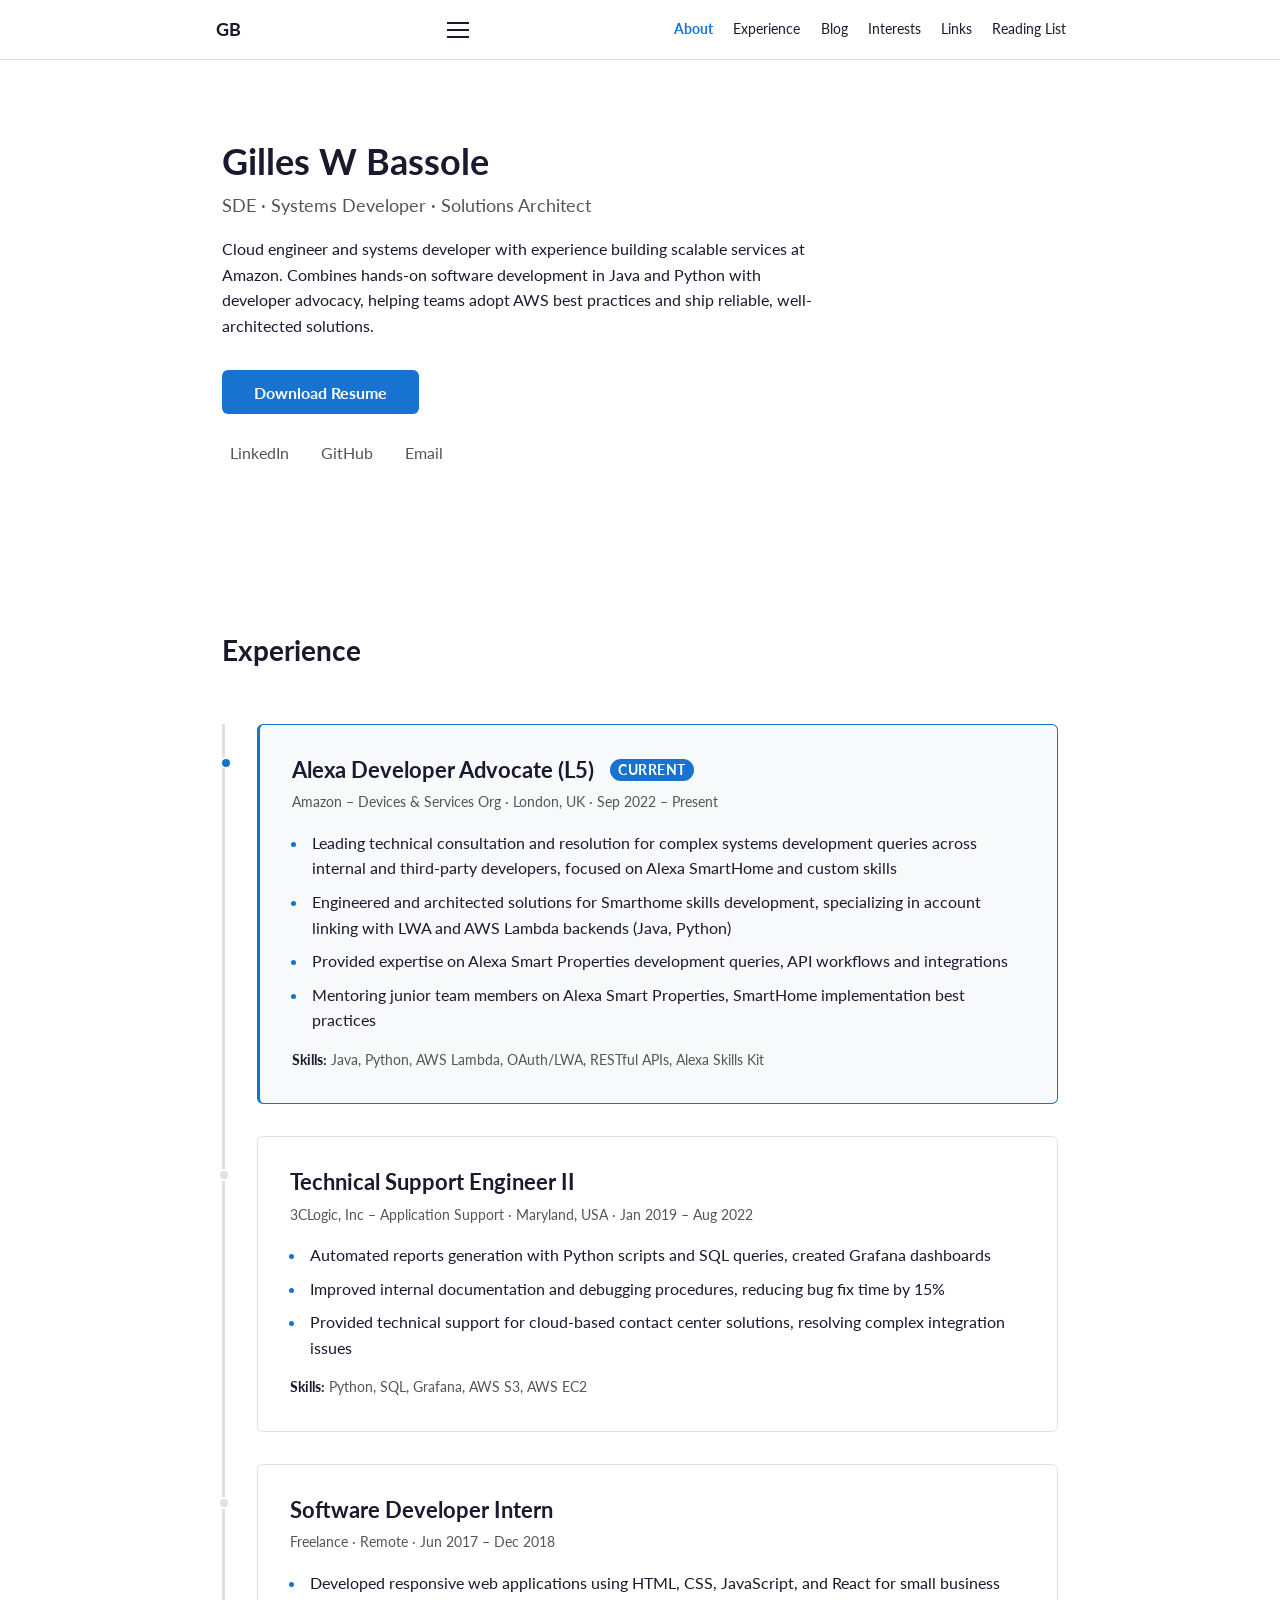
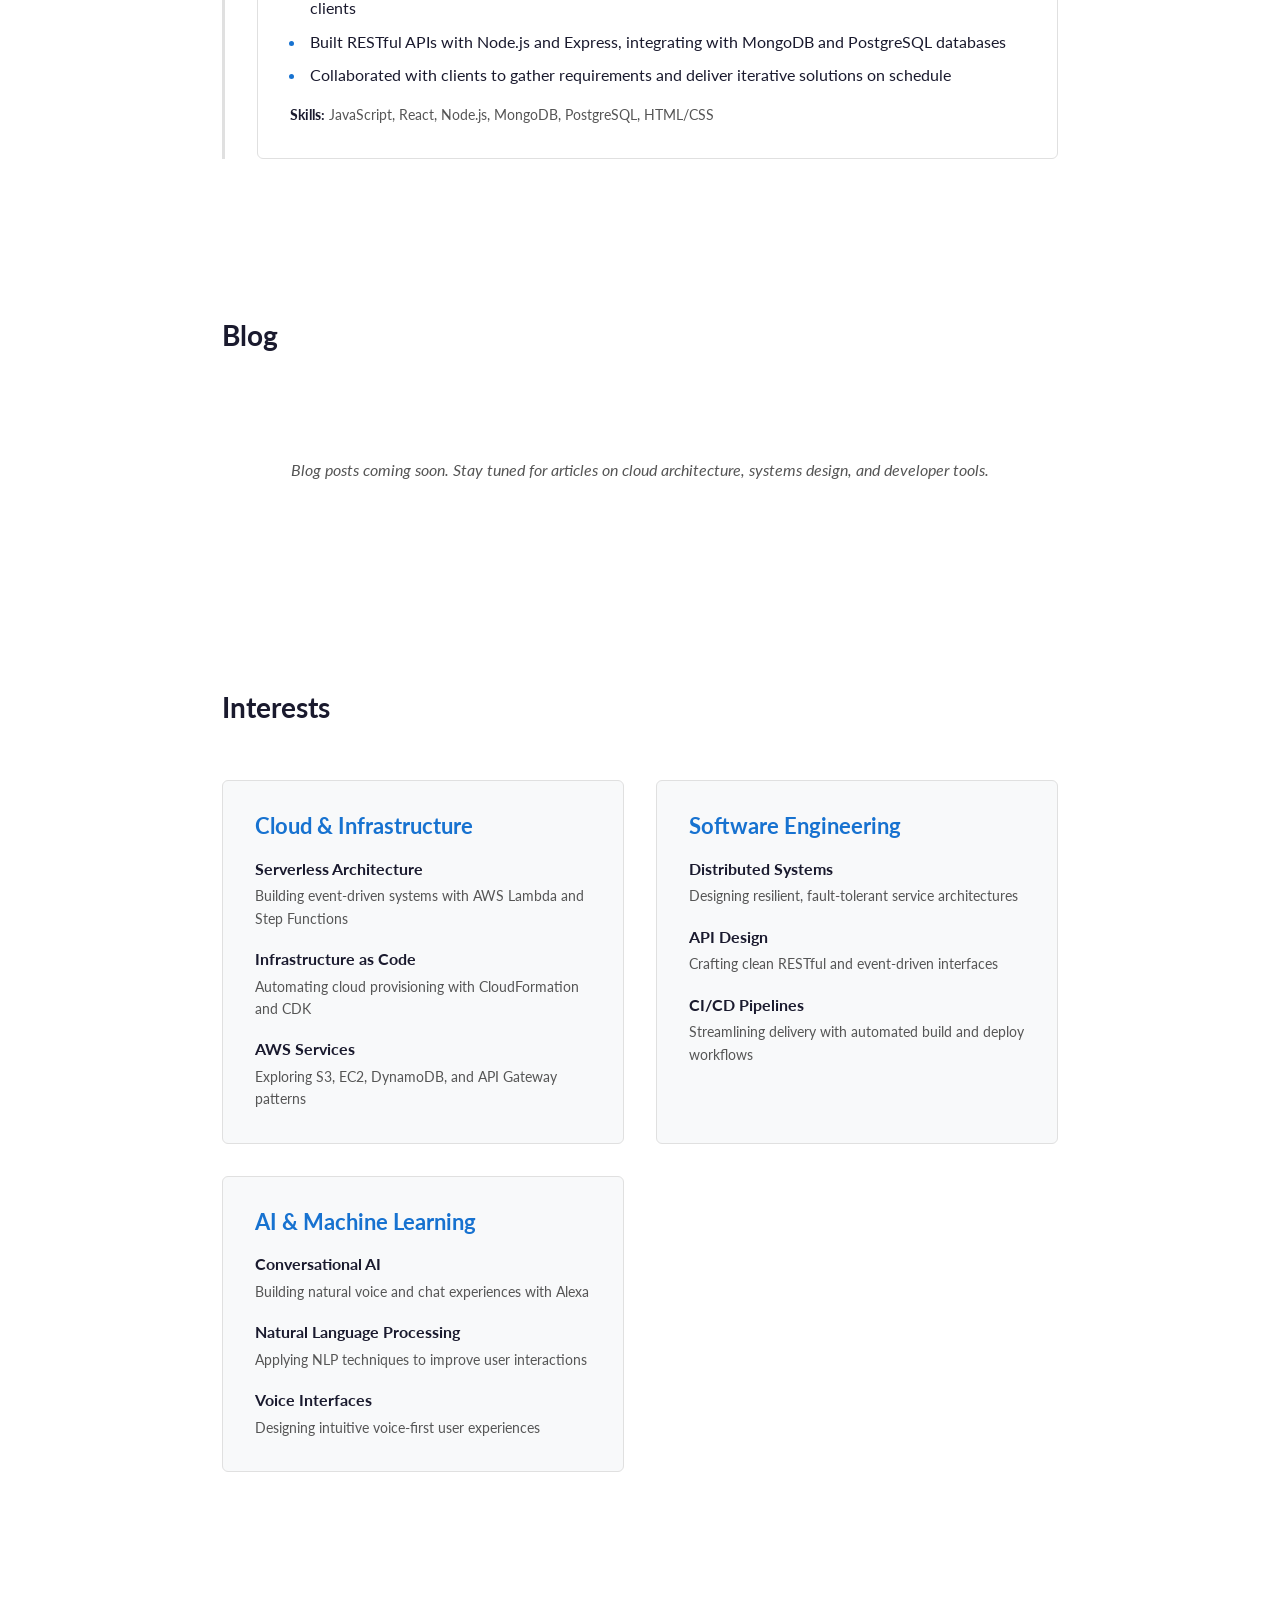
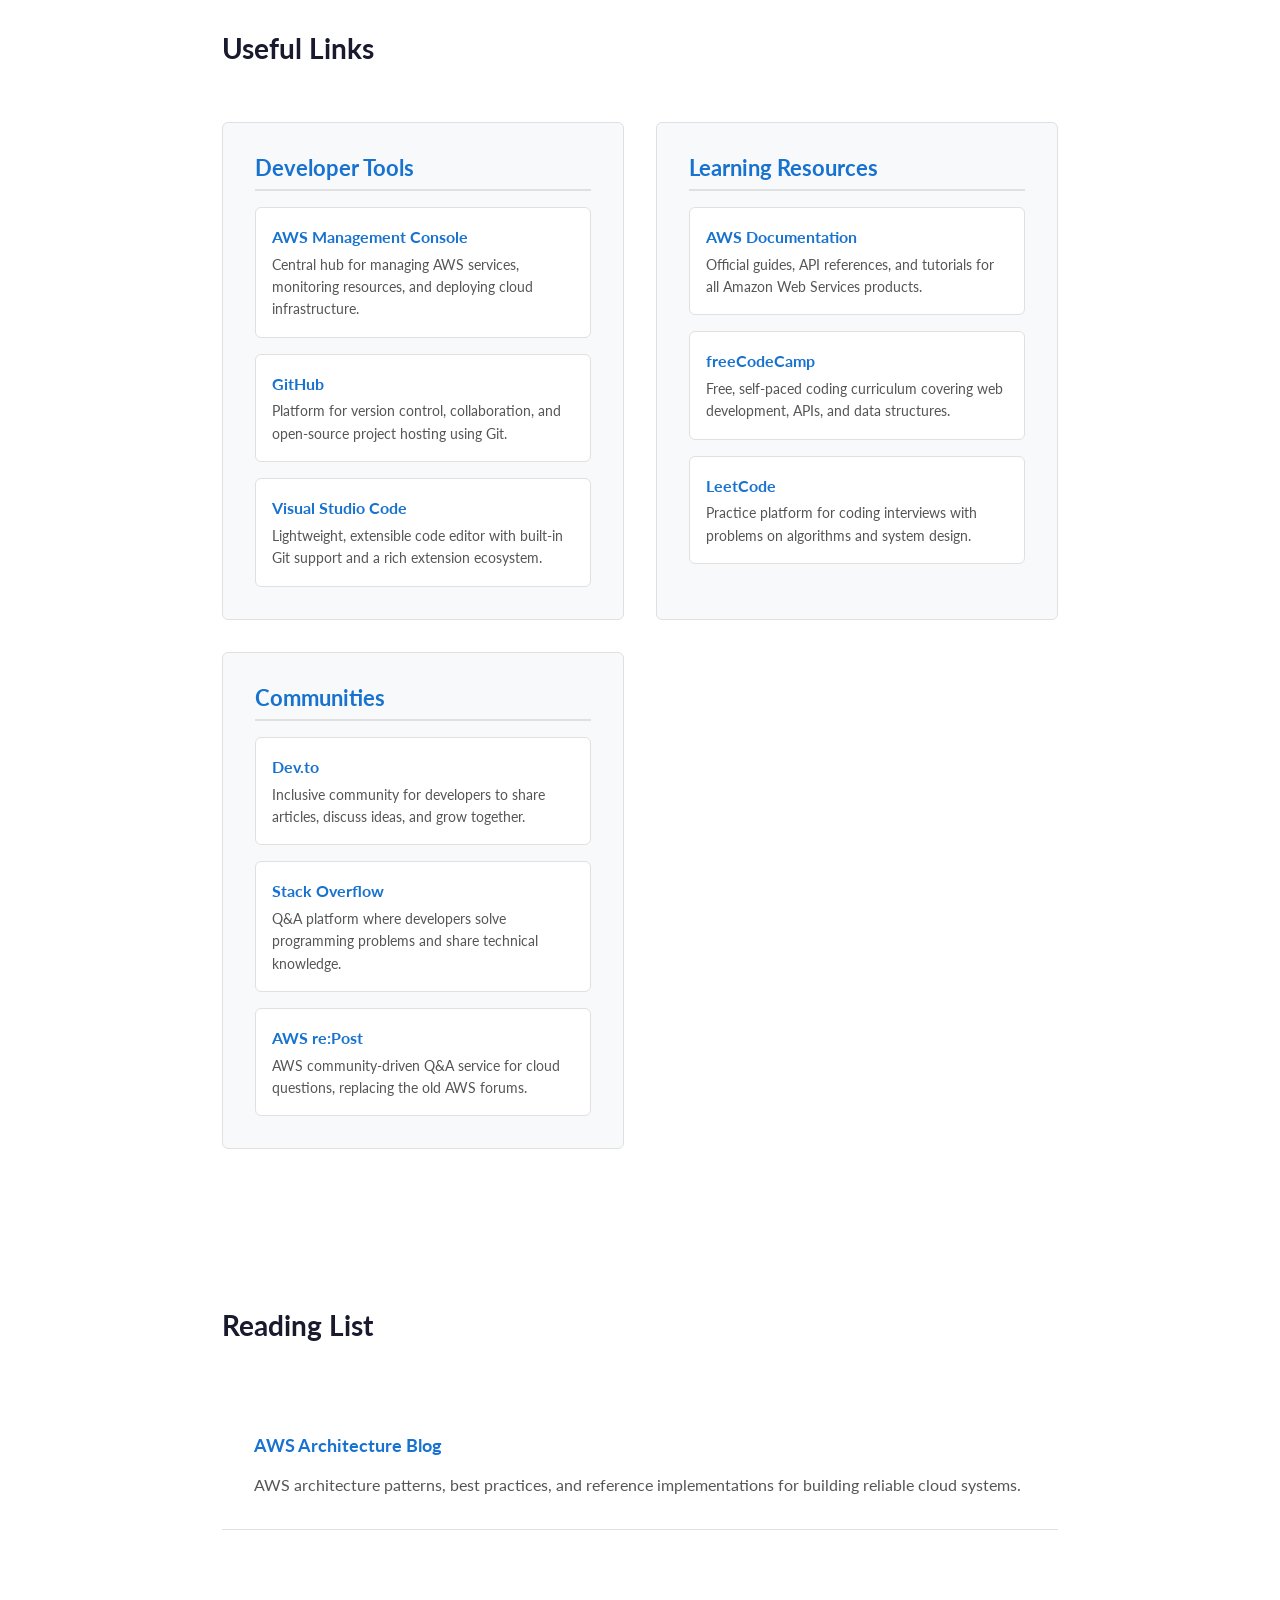
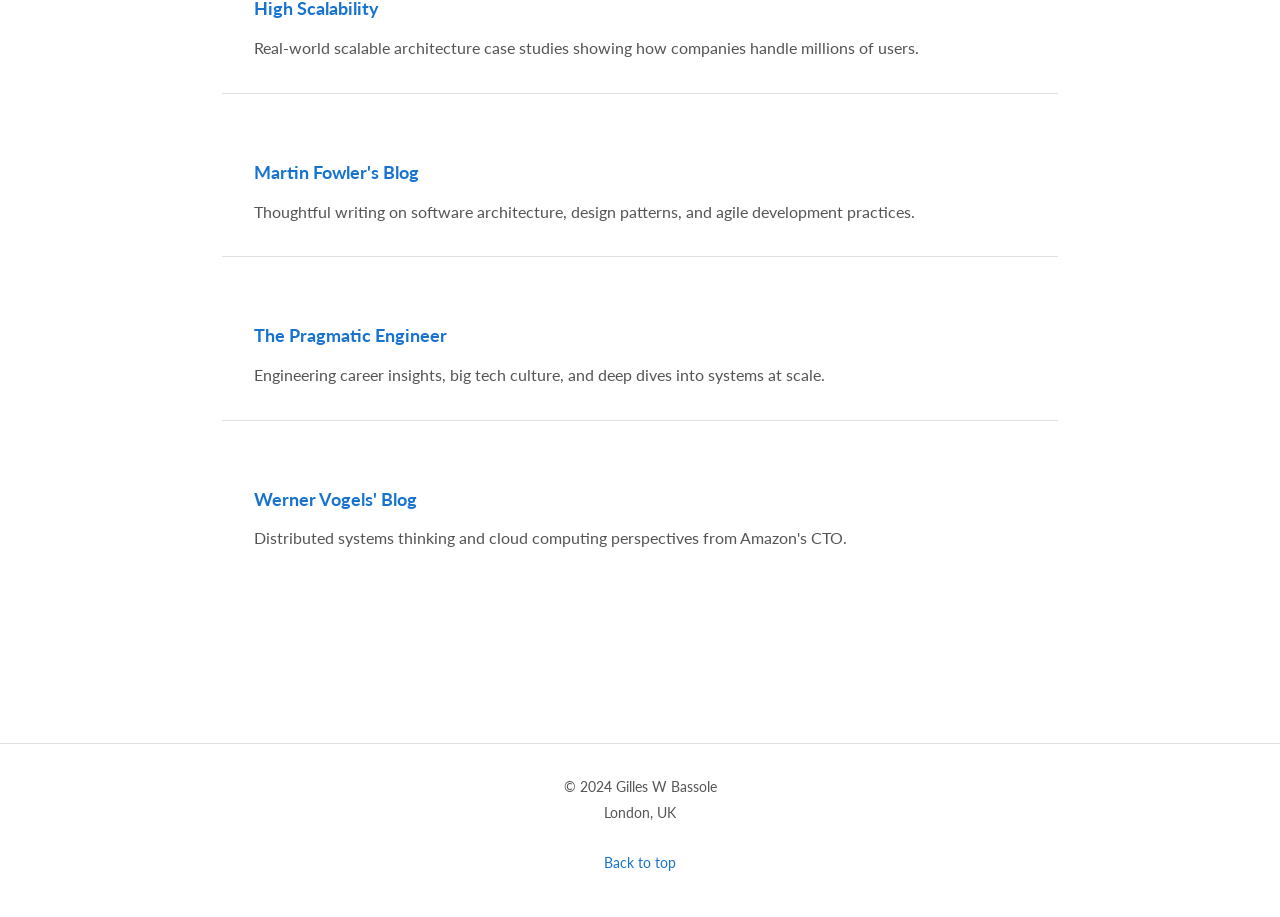
<file: index.html>
<!DOCTYPE html>
<html lang="en">
<head>
  <meta charset="UTF-8">
  <meta name="viewport" content="width=device-width, initial-scale=1.0">
  <meta name="description" content="Gilles W Bassole - Software Developer and Cloud Engineer. Professional portfolio showcasing experience, projects, and technical interests.">
  <meta name="author" content="Gilles W Bassole">
  <title>Gilles W Bassole | Software Developer &amp; Cloud Engineer</title>
  <link rel="icon" type="image/jpeg" href="images/1000072407.jpg">
  <link rel="stylesheet" href="css/styles.css">
  <script src="js/main.js" defer></script>
</head>
<body>
  <header class="site-header" role="banner">
    <nav class="site-nav" role="navigation" aria-label="Main navigation">
      <div class="site-nav__container">
        <a href="#hero" class="site-nav__brand">GB</a>
        <button type="button" class="site-nav__toggle" aria-expanded="false" aria-controls="nav-menu" aria-label="Toggle navigation menu">
          <span class="site-nav__hamburger"></span>
        </button>
        <ul id="nav-menu" class="site-nav__list">
          <li><a href="#hero" class="site-nav__link site-nav__link--active">About</a></li>
          <li><a href="#experience" class="site-nav__link">Experience</a></li>
          <li><a href="#blog" class="site-nav__link">Blog</a></li>
          <li><a href="#interests" class="site-nav__link">Interests</a></li>
          <li><a href="#links" class="site-nav__link">Links</a></li>
          <li><a href="#reading-list" class="site-nav__link">Reading List</a></li>
        </ul>
      </div>
    </nav>
  </header>

  <main class="site-main" role="main">
    <section id="hero" class="hero" aria-labelledby="hero-heading">
      <div class="hero__container">
        <div class="hero__content">
          <h1 id="hero-heading" class="hero__name">Gilles W Bassole</h1>
          <p class="hero__title">SDE · Systems Developer · Solutions Architect</p>
          <p class="hero__summary">Cloud engineer and systems developer with experience building scalable services at Amazon. Combines hands-on software development in Java and Python with developer advocacy, helping teams adopt AWS best practices and ship reliable, well-architected solutions.</p>
          <div class="hero__actions">
            <a href="data/GillesBassole_Resume_2025_AMZN.pdf" target="_blank" rel="noopener noreferrer" class="hero__resume-btn" title="Download Gilles Bassole's resume (PDF)">Download Resume</a>
          </div>
          <ul class="hero__social" aria-label="Social links">
            <li><a href="https://www.linkedin.com/in/gilleswb/" target="_blank" rel="noopener noreferrer">LinkedIn</a></li>
            <li><a href="https://github.com/gilleswb" target="_blank" rel="noopener noreferrer">GitHub</a></li>
            <li><a href="mailto:bassolegilles@gmail.com">Email</a></li>
          </ul>
        </div>

      </div>
    </section>

    <section id="experience" class="experience" aria-labelledby="experience-heading">
      <h2 id="experience-heading" class="section-heading">Experience</h2>
      <div class="experience__timeline">
        <article class="experience__entry experience__entry--current">
          <div class="experience__header">
            <h3 class="experience__title">Alexa Developer Advocate (L5)</h3>
            <span class="experience__badge">Current</span>
          </div>
          <p class="experience__meta">Amazon – Devices &amp; Services Org · London, UK · Sep 2022 – Present</p>
          <ul class="experience__achievements">
            <li>Leading technical consultation and resolution for complex systems development queries across internal and third-party developers, focused on Alexa SmartHome and custom skills</li>
            <li>Engineered and architected solutions for Smarthome skills development, specializing in account linking with LWA and AWS Lambda backends (Java, Python)</li>
            <li>Provided expertise on Alexa Smart Properties development queries, API workflows and integrations</li>
            <li>Mentoring junior team members on Alexa Smart Properties, SmartHome implementation best practices</li>
          </ul>
          <p class="experience__skills"><strong>Skills:</strong> Java, Python, AWS Lambda, OAuth/LWA, RESTful APIs, Alexa Skills Kit</p>
        </article>

        <article class="experience__entry">
          <div class="experience__header">
            <h3 class="experience__title">Technical Support Engineer II</h3>
          </div>
          <p class="experience__meta">3CLogic, Inc – Application Support · Maryland, USA · Jan 2019 – Aug 2022</p>
          <ul class="experience__achievements">
            <li>Automated reports generation with Python scripts and SQL queries, created Grafana dashboards</li>
            <li>Improved internal documentation and debugging procedures, reducing bug fix time by 15%</li>
            <li>Provided technical support for cloud-based contact center solutions, resolving complex integration issues</li>
          </ul>
          <p class="experience__skills"><strong>Skills:</strong> Python, SQL, Grafana, AWS S3, AWS EC2</p>
        </article>

        <article class="experience__entry">
          <div class="experience__header">
            <h3 class="experience__title">Software Developer Intern</h3>
          </div>
          <p class="experience__meta">Freelance · Remote · Jun 2017 – Dec 2018</p>
          <ul class="experience__achievements">
            <li>Developed responsive web applications using HTML, CSS, JavaScript, and React for small business clients</li>
            <li>Built RESTful APIs with Node.js and Express, integrating with MongoDB and PostgreSQL databases</li>
            <li>Collaborated with clients to gather requirements and deliver iterative solutions on schedule</li>
          </ul>
          <p class="experience__skills"><strong>Skills:</strong> JavaScript, React, Node.js, MongoDB, PostgreSQL, HTML/CSS</p>
        </article>
      </div>
    </section>

    <section id="blog" class="blog" aria-labelledby="blog-heading">
      <h2 id="blog-heading" class="section-heading">Blog</h2>
      <div class="blog__list">
        <p class="blog__placeholder">Blog posts coming soon. Stay tuned for articles on cloud architecture, systems design, and developer tools.</p>
      </div>

      <!-- Example blog entry structure for future use:
      <div class="blog__list">
        <article class="blog__entry">
          <h3><a href="blog/posts/2024-01-15-post-slug.html">Post Title Goes Here</a></h3>
          <time class="blog__date" datetime="2024-01-15">January 15, 2024</time>
          <p class="blog__summary">A brief summary of the blog post content, limited to 150 characters maximum for the listing page.</p>
        </article>
      </div>
      -->
    </section>

    <section id="interests" class="interests" aria-labelledby="interests-heading">
      <h2 id="interests-heading" class="section-heading">Interests</h2>
      <div class="interests__grid">
        <div class="interests__category">
          <h3 class="interests__category-title">Cloud &amp; Infrastructure</h3>
          <ul class="interests__list">
            <li class="interests__item">
              <strong>Serverless Architecture</strong>
              <span>Building event-driven systems with AWS Lambda and Step Functions</span>
            </li>
            <li class="interests__item">
              <strong>Infrastructure as Code</strong>
              <span>Automating cloud provisioning with CloudFormation and CDK</span>
            </li>
            <li class="interests__item">
              <strong>AWS Services</strong>
              <span>Exploring S3, EC2, DynamoDB, and API Gateway patterns</span>
            </li>
          </ul>
        </div>
        <div class="interests__category">
          <h3 class="interests__category-title">Software Engineering</h3>
          <ul class="interests__list">
            <li class="interests__item">
              <strong>Distributed Systems</strong>
              <span>Designing resilient, fault-tolerant service architectures</span>
            </li>
            <li class="interests__item">
              <strong>API Design</strong>
              <span>Crafting clean RESTful and event-driven interfaces</span>
            </li>
            <li class="interests__item">
              <strong>CI/CD Pipelines</strong>
              <span>Streamlining delivery with automated build and deploy workflows</span>
            </li>
          </ul>
        </div>
        <div class="interests__category">
          <h3 class="interests__category-title">AI &amp; Machine Learning</h3>
          <ul class="interests__list">
            <li class="interests__item">
              <strong>Conversational AI</strong>
              <span>Building natural voice and chat experiences with Alexa</span>
            </li>
            <li class="interests__item">
              <strong>Natural Language Processing</strong>
              <span>Applying NLP techniques to improve user interactions</span>
            </li>
            <li class="interests__item">
              <strong>Voice Interfaces</strong>
              <span>Designing intuitive voice-first user experiences</span>
            </li>
          </ul>
        </div>
      </div>
    </section>

    <section id="links" class="links" aria-labelledby="links-heading">
      <h2 id="links-heading" class="section-heading">Useful Links</h2>
      <div class="links__categories">
        <div class="links__category">
          <h3 class="links__category-title">Developer Tools</h3>
          <ul class="links__list">
            <li class="links__item">
              <a href="https://console.aws.amazon.com/" target="_blank" rel="noopener noreferrer" class="links__url">AWS Management Console</a>
              <p class="links__description">Central hub for managing AWS services, monitoring resources, and deploying cloud infrastructure.</p>
            </li>
            <li class="links__item">
              <a href="https://github.com" target="_blank" rel="noopener noreferrer" class="links__url">GitHub</a>
              <p class="links__description">Platform for version control, collaboration, and open-source project hosting using Git.</p>
            </li>
            <li class="links__item">
              <a href="https://code.visualstudio.com/" target="_blank" rel="noopener noreferrer" class="links__url">Visual Studio Code</a>
              <p class="links__description">Lightweight, extensible code editor with built-in Git support and a rich extension ecosystem.</p>
            </li>
          </ul>
        </div>
        <div class="links__category">
          <h3 class="links__category-title">Learning Resources</h3>
          <ul class="links__list">
            <li class="links__item">
              <a href="https://docs.aws.amazon.com/" target="_blank" rel="noopener noreferrer" class="links__url">AWS Documentation</a>
              <p class="links__description">Official guides, API references, and tutorials for all Amazon Web Services products.</p>
            </li>
            <li class="links__item">
              <a href="https://www.freecodecamp.org/" target="_blank" rel="noopener noreferrer" class="links__url">freeCodeCamp</a>
              <p class="links__description">Free, self-paced coding curriculum covering web development, APIs, and data structures.</p>
            </li>
            <li class="links__item">
              <a href="https://leetcode.com/" target="_blank" rel="noopener noreferrer" class="links__url">LeetCode</a>
              <p class="links__description">Practice platform for coding interviews with problems on algorithms and system design.</p>
            </li>
          </ul>
        </div>
        <div class="links__category">
          <h3 class="links__category-title">Communities</h3>
          <ul class="links__list">
            <li class="links__item">
              <a href="https://dev.to/" target="_blank" rel="noopener noreferrer" class="links__url">Dev.to</a>
              <p class="links__description">Inclusive community for developers to share articles, discuss ideas, and grow together.</p>
            </li>
            <li class="links__item">
              <a href="https://stackoverflow.com/" target="_blank" rel="noopener noreferrer" class="links__url">Stack Overflow</a>
              <p class="links__description">Q&amp;A platform where developers solve programming problems and share technical knowledge.</p>
            </li>
            <li class="links__item">
              <a href="https://repost.aws/" target="_blank" rel="noopener noreferrer" class="links__url">AWS re:Post</a>
              <p class="links__description">AWS community-driven Q&amp;A service for cloud questions, replacing the old AWS forums.</p>
            </li>
          </ul>
        </div>
      </div>
    </section>

    <section id="reading-list" class="reading-list" aria-labelledby="reading-list-heading">
      <h2 id="reading-list-heading" class="section-heading">Reading List</h2>
      <ul class="reading-list__entries">
        <li class="reading-list__entry">
          <a href="https://aws.amazon.com/blogs/architecture/" target="_blank" rel="noopener noreferrer" class="reading-list__name">AWS Architecture Blog</a>
          <p class="reading-list__description">AWS architecture patterns, best practices, and reference implementations for building reliable cloud systems.</p>
        </li>
        <li class="reading-list__entry">
          <a href="http://highscalability.com/" target="_blank" rel="noopener noreferrer" class="reading-list__name">High Scalability</a>
          <p class="reading-list__description">Real-world scalable architecture case studies showing how companies handle millions of users.</p>
        </li>
        <li class="reading-list__entry">
          <a href="https://martinfowler.com/" target="_blank" rel="noopener noreferrer" class="reading-list__name">Martin Fowler's Blog</a>
          <p class="reading-list__description">Thoughtful writing on software architecture, design patterns, and agile development practices.</p>
        </li>
        <li class="reading-list__entry">
          <a href="https://blog.pragmaticengineer.com/" target="_blank" rel="noopener noreferrer" class="reading-list__name">The Pragmatic Engineer</a>
          <p class="reading-list__description">Engineering career insights, big tech culture, and deep dives into systems at scale.</p>
        </li>
        <li class="reading-list__entry">
          <a href="https://www.allthingsdistributed.com/" target="_blank" rel="noopener noreferrer" class="reading-list__name">Werner Vogels' Blog</a>
          <p class="reading-list__description">Distributed systems thinking and cloud computing perspectives from Amazon's CTO.</p>
        </li>
      </ul>
    </section>
  </main>

  <footer class="site-footer" role="contentinfo">
    <p class="site-footer__copyright">&copy; 2024 Gilles W Bassole</p>
    <p class="site-footer__location">London, UK</p>
    <a href="#hero" class="site-footer__back-to-top">Back to top</a>
  </footer>
</body>
</html>
</file>
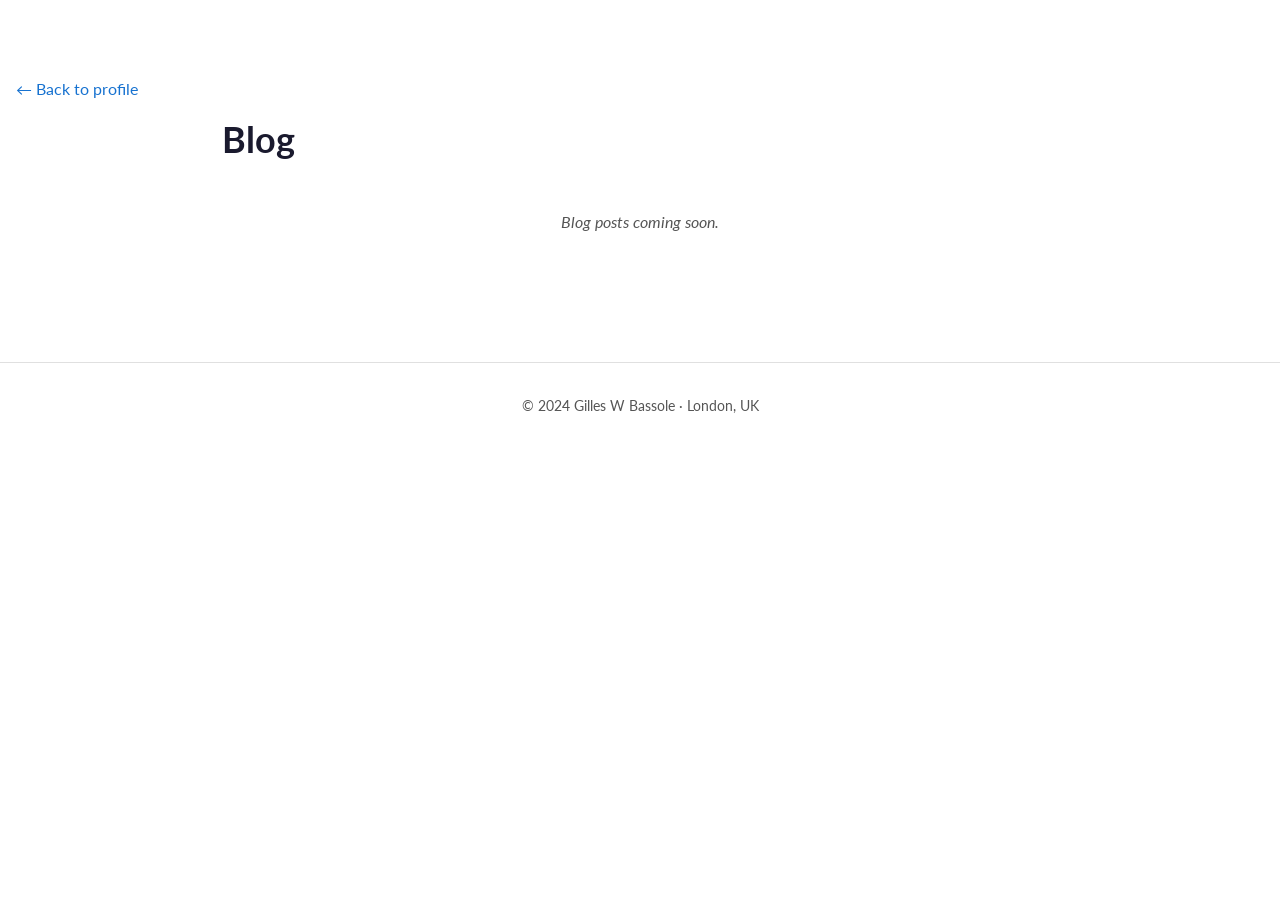
<file: blog/index.html>
<!DOCTYPE html>
<html lang="en">
<head>
  <meta charset="UTF-8">
  <meta name="viewport" content="width=device-width, initial-scale=1.0">
  <title>Blog - Gilles W Bassole</title>
  <link rel="icon" href="../images/1000072407.jpg" type="image/jpeg">
  <link rel="stylesheet" href="../css/styles.css">
</head>
<body>
  <header class="site-header">
    <a href="../index.html" class="post-header__back">&larr; Back to profile</a>
  </header>
  <main class="site-main">
    <h1>Blog</h1>
    <p class="blog__placeholder">Blog posts coming soon.</p>
  </main>
  <footer class="site-footer" role="contentinfo">
    <p>&copy; 2024 Gilles W Bassole &middot; London, UK</p>
  </footer>
</body>
</html>
</file>
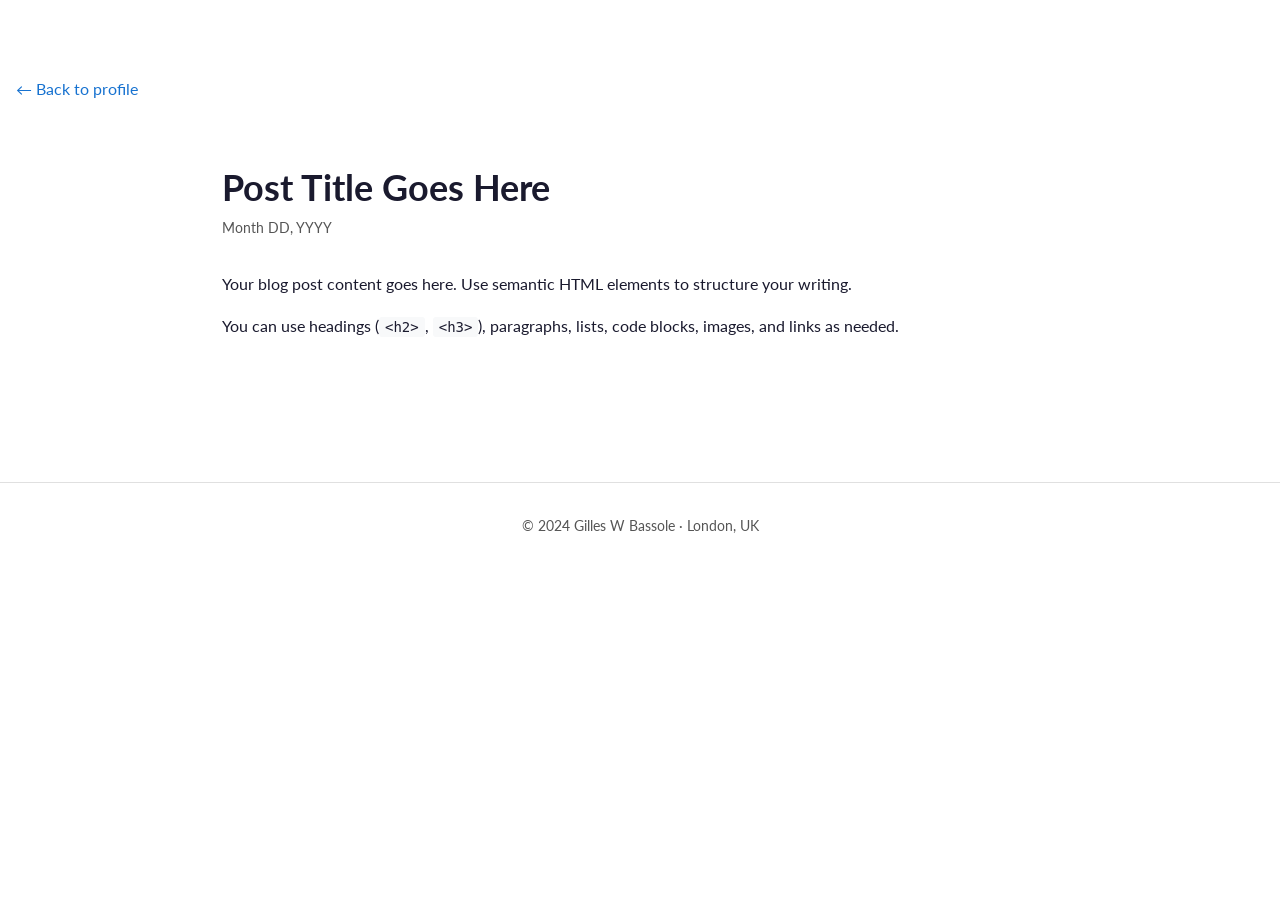
<file: blog/post-template.html>
<!DOCTYPE html>
<html lang="en">
<head>
  <meta charset="UTF-8">
  <meta name="viewport" content="width=device-width, initial-scale=1.0">
  <meta name="author" content="Gilles W Bassole">
  <title>Post Title - Gilles W Bassole</title>
  <link rel="icon" href="../../images/1000072407.jpg" type="image/jpeg">
  <link rel="stylesheet" href="../../css/styles.css">
</head>
<body>
  <header class="site-header" role="banner">
    <a href="../../index.html#blog" class="post-header__back" aria-label="Back to profile page">&larr; Back to profile</a>
  </header>
  <main class="site-main" role="main">
    <article class="post-content" aria-labelledby="post-title">
      <h1 id="post-title">Post Title Goes Here</h1>
      <time class="blog__date" datetime="YYYY-MM-DD">Month DD, YYYY</time>
      <div class="post-content__body">
        <!--
          TEMPLATE INSTRUCTIONS:
          1. Duplicate this file into blog/posts/ with the naming format: YYYY-MM-DD-your-post-slug.html
          2. Update the <title> tag in <head> with your post title
          3. Replace "Post Title Goes Here" in the <h1> with your actual post title
          4. Update the <time> element: set datetime="YYYY-MM-DD" and display text to "Month DD, YYYY"
          5. Write your post content below using semantic HTML (paragraphs, headings, lists, code blocks, etc.)
          6. Add a matching entry to the blog section in ../index.html
          7. Delete these instructions when done
        -->
        <p>Your blog post content goes here. Use semantic HTML elements to structure your writing.</p>
        <p>You can use headings (<code>&lt;h2&gt;</code>, <code>&lt;h3&gt;</code>), paragraphs, lists, code blocks, images, and links as needed.</p>
      </div>
    </article>
  </main>
  <footer class="site-footer" role="contentinfo">
    <p>&copy; 2024 Gilles W Bassole &middot; London, UK</p>
  </footer>
</body>
</html>
</file>
<file: css/styles.css>
/* ==========================================================================
   Google Fonts Import
   ========================================================================== */

@import url('https://fonts.googleapis.com/css2?family=Lato:wght@300;400;700;900&display=swap');

/* ==========================================================================
   Design Tokens (CSS Custom Properties)
   ========================================================================== */

:root {
  /* Colors */
  --color-primary: #1772d0;
  --color-primary-hover: #f09228;
  --color-text: #1a1a2e;
  --color-text-muted: #555;
  --color-bg: #ffffff;
  --color-bg-alt: #f8f9fa;
  --color-border: #e0e0e0;
  --color-accent: #1772d0;

  /* Typography */
  --font-family: 'Lato', -apple-system, BlinkMacSystemFont, 'Segoe UI', sans-serif;
  --font-size-base: 16px;
  --font-size-sm: 14px;
  --font-size-lg: 18px;
  --font-size-h1: 36px;
  --font-size-h2: 28px;
  --font-size-h3: 22px;
  --line-height: 1.6;

  /* Spacing (8px base unit) */
  --space-xs: 4px;
  --space-sm: 8px;
  --space-md: 16px;
  --space-lg: 32px;
  --space-xl: 48px;
  --space-2xl: 64px;
  --space-section: 80px;

  /* Layout */
  --max-width: 900px;
  --nav-height: 60px;
  --border-radius: 6px;

  /* Transitions */
  --transition-fast: 150ms ease;
  --transition-normal: 250ms ease;
}

/* ==========================================================================
   CSS Reset
   ========================================================================== */

*,
*::before,
*::after {
  box-sizing: border-box;
}

* {
  margin: 0;
  padding: 0;
}

/* ==========================================================================
   Scroll Offset for Fixed Navigation
   ========================================================================== */

section[id] {
  scroll-margin-top: var(--nav-height);
}

/* ==========================================================================
   Base Typography
   ========================================================================== */

html {
  scroll-behavior: smooth;
  overflow-x: hidden;
}

body {
  font-family: var(--font-family);
  font-size: var(--font-size-base);
  line-height: var(--line-height);
  color: var(--color-text);
  background-color: var(--color-bg);
  -webkit-font-smoothing: antialiased;
  -moz-osx-font-smoothing: grayscale;
  overflow-x: hidden;
  min-width: 320px;
}

h1,
h2,
h3,
h4,
h5,
h6 {
  line-height: 1.2;
  font-weight: 700;
}

h1 {
  font-size: var(--font-size-h1);
}

h2 {
  font-size: var(--font-size-h2);
}

h3 {
  font-size: var(--font-size-h3);
}

img {
  max-width: 100%;
  height: auto;
  display: block;
}

a {
  color: var(--color-primary);
  text-decoration: none;
  transition: color var(--transition-fast);
}

a:hover,
a:focus {
  color: var(--color-primary-hover);
}

/* ==========================================================================
   Global Focus Indicators (Requirement 11.3)
   ========================================================================== */

a:focus-visible,
button:focus-visible,
[role="button"]:focus-visible {
  outline: 2px solid var(--color-primary);
  outline-offset: 2px;
  border-radius: 2px;
}

ul,
ol {
  list-style: none;
}

/* ==========================================================================
   Navigation Bar
   ========================================================================== */

.site-nav {
  position: fixed;
  top: 0;
  left: 0;
  right: 0;
  z-index: 1000;
  height: var(--nav-height);
  background-color: var(--color-bg);
  border-bottom: 1px solid var(--color-border);
}

.site-nav__container {
  display: flex;
  align-items: center;
  justify-content: space-between;
  max-width: var(--max-width);
  margin: 0 auto;
  padding: 0 var(--space-md);
  height: 100%;
}

.site-nav__brand {
  font-size: var(--font-size-lg);
  font-weight: 700;
  color: var(--color-text);
  text-decoration: none;
  min-width: 44px;
  min-height: 44px;
  display: inline-flex;
  align-items: center;
  justify-content: center;
}

.site-nav__brand:hover,
.site-nav__brand:focus {
  color: var(--color-primary);
}

/* Hamburger toggle button */
.site-nav__toggle {
  display: flex;
  align-items: center;
  justify-content: center;
  width: 44px;
  height: 44px;
  background: none;
  border: none;
  cursor: pointer;
  padding: var(--space-sm);
  border-radius: var(--border-radius);
  transition: background-color var(--transition-fast);
}

.site-nav__toggle:hover,
.site-nav__toggle:focus-visible {
  background-color: var(--color-bg-alt);
}

.site-nav__toggle:focus-visible {
  outline: 2px solid var(--color-primary);
  outline-offset: 2px;
}

/* Hamburger icon (three lines) */
.site-nav__hamburger {
  display: block;
  width: 22px;
  height: 2px;
  background-color: var(--color-text);
  position: relative;
  transition: background-color var(--transition-fast);
}

.site-nav__hamburger::before,
.site-nav__hamburger::after {
  content: '';
  position: absolute;
  left: 0;
  width: 100%;
  height: 2px;
  background-color: var(--color-text);
  transition: transform var(--transition-normal);
}

.site-nav__hamburger::before {
  top: -7px;
}

.site-nav__hamburger::after {
  top: 7px;
}

/* Nav list (mobile: visible by default for no-JS accessibility) */
.site-nav__list {
  display: flex;
  position: absolute;
  top: var(--nav-height);
  left: 0;
  right: 0;
  background-color: var(--color-bg);
  border-bottom: 1px solid var(--color-border);
  padding: var(--space-sm) 0;
  list-style: none;
  flex-direction: column;
}

/* When JS is enabled, hide nav list by default on mobile */
.js-enabled .site-nav__list {
  display: none;
}

/* Show nav list when toggle is activated (JS adds this class) */
.js-enabled .site-nav__list--open {
  display: flex;
}

/* Nav links */
.site-nav__link {
  display: flex;
  align-items: center;
  padding: var(--space-sm) var(--space-md);
  min-height: 44px;
  color: var(--color-text);
  text-decoration: none;
  font-size: var(--font-size-base);
  font-weight: 400;
  transition: color var(--transition-fast), background-color var(--transition-fast);
}

.site-nav__link:hover,
.site-nav__link:focus {
  color: var(--color-primary);
  background-color: var(--color-bg-alt);
}

.site-nav__link:focus-visible {
  outline: 2px solid var(--color-primary);
  outline-offset: -2px;
}

/* Active link highlighting */
.site-nav__link--active {
  color: var(--color-primary);
  font-weight: 700;
}

/* Offset main content below fixed nav */
body {
  padding-top: var(--nav-height);
}

/* Desktop navigation (≥ 768px) */
@media (min-width: 768px) {
  .site-nav__toggle {
    display: none;
  }

  .site-nav__list,
  .js-enabled .site-nav__list {
    display: flex;
    position: static;
    flex-direction: row;
    border-bottom: none;
    padding: 0;
    gap: var(--space-xs);
  }

  .site-nav__link {
    padding: var(--space-sm) var(--space-sm);
    border-radius: var(--border-radius);
    font-size: var(--font-size-sm);
  }

  .site-nav__link:hover,
  .site-nav__link:focus {
    background-color: var(--color-bg-alt);
  }
}

/* ==========================================================================
   Layout Utilities and Container Styles
   ========================================================================== */

/* Main content container */
.site-main {
  width: 100%;
  max-width: var(--max-width);
  margin-left: auto;
  margin-right: auto;
  padding-left: var(--space-md);
  padding-right: var(--space-md);
}

/* Section spacing utility */
.site-main > section {
  padding-top: var(--space-section);
  padding-bottom: var(--space-section);
}

/* Ensure all elements respect container boundaries */
.site-main * {
  max-width: 100%;
}

/* Images scale proportionally within their containers */
.site-main img {
  height: auto;
  max-width: 100%;
}

/* ==========================================================================
   Responsive Layout - Mobile First (< 768px)
   ========================================================================== */

/* Base: single-column layout for all sections */
.hero__container,
.blog__list,
.interests__grid,
.links__categories,
.reading-list__entries {
  display: grid;
  grid-template-columns: 1fr;
  gap: var(--space-lg);
}

/* Touch targets: minimum 44x44px for interactive elements on mobile */
.site-nav__link,
.site-nav__toggle,
.hero__resume-btn,
.hero__social a {
  min-width: 44px;
  min-height: 44px;
  display: inline-flex;
  align-items: center;
  justify-content: center;
}

/* ==========================================================================
   Hero Section
   ========================================================================== */

.hero {
  padding-top: var(--space-xl);
  padding-bottom: var(--space-xl);
}

.hero__name {
  margin-bottom: var(--space-sm);
}

.hero__title {
  font-size: var(--font-size-lg);
  color: var(--color-text-muted);
  margin-bottom: var(--space-md);
}

.hero__summary {
  font-size: var(--font-size-base);
  line-height: var(--line-height);
  color: var(--color-text);
  max-width: 600px;
}

/* Hero Actions (Resume Button) */
.hero__actions {
  margin-top: var(--space-lg);
}

.hero__resume-btn {
  display: inline-flex;
  align-items: center;
  justify-content: center;
  min-width: 44px;
  min-height: 44px;
  padding: var(--space-sm) var(--space-lg);
  background-color: var(--color-primary);
  color: #ffffff;
  font-size: var(--font-size-base);
  font-weight: 700;
  text-decoration: none;
  border-radius: var(--border-radius);
  transition: background-color var(--transition-normal), transform var(--transition-fast);
}

.hero__resume-btn:hover,
.hero__resume-btn:focus {
  background-color: var(--color-primary-hover);
  color: #ffffff;
  transform: translateY(-1px);
}

.hero__resume-btn:focus-visible {
  outline: 2px solid var(--color-primary);
  outline-offset: 3px;
}

/* Hero Social Links */
.hero__social {
  display: flex;
  flex-wrap: wrap;
  gap: var(--space-md);
  margin-top: var(--space-md);
  list-style: none;
  padding: 0;
}

.hero__social a {
  display: inline-flex;
  align-items: center;
  justify-content: center;
  min-width: 44px;
  min-height: 44px;
  padding: var(--space-sm) var(--space-sm);
  color: var(--color-text-muted);
  font-size: var(--font-size-base);
  font-weight: 400;
  text-decoration: none;
  border-radius: var(--border-radius);
  transition: color var(--transition-fast), background-color var(--transition-fast);
}

.hero__social a:hover,
.hero__social a:focus {
  color: var(--color-primary);
  background-color: var(--color-bg-alt);
}

.hero__social a:focus-visible {
  outline: 2px solid var(--color-primary);
  outline-offset: 2px;
}

/* Mobile: centered text */
@media (max-width: 767px) {
  .hero__container {
    text-align: center;
  }

  .hero__summary {
    margin-left: auto;
    margin-right: auto;
  }

  .hero__actions {
    display: flex;
    justify-content: center;
  }

  .hero__social {
    justify-content: center;
  }

  /* Reduce experience timeline padding on narrow screens */
  .experience__timeline {
    padding-left: var(--space-md);
  }

  .experience__entry {
    padding: var(--space-md);
  }

  .experience__entry::before {
    left: calc(-1 * var(--space-md) - 8px);
    top: var(--space-md);
  }
}

/* ==========================================================================
   Experience Section
   ========================================================================== */

.experience {
  padding-top: var(--space-section);
  padding-bottom: var(--space-section);
}

.section-heading {
  margin-bottom: var(--space-xl);
  padding-bottom: var(--space-sm);
}

/* Timeline container: vertical line on the left */
.experience__timeline {
  position: relative;
  padding-left: var(--space-lg);
  border-left: 3px solid var(--color-border);
}

/* Individual role entry */
.experience__entry {
  position: relative;
  padding: var(--space-lg);
  margin-bottom: var(--space-lg);
  background-color: var(--color-bg);
  border-radius: var(--border-radius);
  border: 1px solid var(--color-border);
}

.experience__entry:last-child {
  margin-bottom: 0;
}

/* Timeline dot connector */
.experience__entry::before {
  content: '';
  position: absolute;
  left: calc(-1 * var(--space-lg) - 8px);
  top: var(--space-lg);
  width: 12px;
  height: 12px;
  border-radius: 50%;
  background-color: var(--color-border);
  border: 2px solid var(--color-bg);
}

/* Current role: visual distinction */
.experience__entry--current {
  background-color: var(--color-bg-alt);
  border-color: var(--color-primary);
  border-left: 3px solid var(--color-primary);
}

.experience__entry--current::before {
  background-color: var(--color-primary);
}

/* Header: title + badge */
.experience__header {
  display: flex;
  align-items: center;
  flex-wrap: wrap;
  gap: var(--space-sm);
  margin-bottom: var(--space-sm);
}

/* Role title */
.experience__title {
  font-size: var(--font-size-h3);
  font-weight: 700;
  color: var(--color-text);
}

/* "Current" badge: colored pill */
.experience__badge {
  display: inline-flex;
  align-items: center;
  padding: var(--space-xs) var(--space-sm);
  background-color: var(--color-primary);
  color: #ffffff;
  font-size: var(--font-size-sm);
  font-weight: 700;
  border-radius: 999px;
  line-height: 1;
  text-transform: uppercase;
  letter-spacing: 0.5px;
}

/* Meta text: company, location, dates */
.experience__meta {
  font-size: var(--font-size-sm);
  color: var(--color-text-muted);
  margin-bottom: var(--space-md);
}

/* Achievements bullet list */
.experience__achievements {
  list-style: disc;
  padding-left: var(--space-md);
  margin-bottom: var(--space-md);
}

.experience__achievements li {
  font-size: var(--font-size-base);
  line-height: var(--line-height);
  color: var(--color-text);
  margin-bottom: var(--space-sm);
  padding-left: var(--space-xs);
}

.experience__achievements li:last-child {
  margin-bottom: 0;
}

.experience__achievements li::marker {
  color: var(--color-primary);
}

/* Skills list */
.experience__skills {
  font-size: var(--font-size-sm);
  color: var(--color-text-muted);
  line-height: var(--line-height);
}

.experience__skills strong {
  color: var(--color-text);
  font-weight: 700;
}

/* ==========================================================================
   Blog Section
   ========================================================================== */

.blog__entry {
  padding-bottom: var(--space-lg);
  border-bottom: 1px solid var(--color-border);
}

.blog__entry:last-child {
  border-bottom: none;
  padding-bottom: 0;
}

.blog__entry h3 {
  margin-bottom: var(--space-xs);
}

.blog__date {
  display: block;
  font-size: var(--font-size-sm);
  color: var(--color-text-muted);
  margin-bottom: var(--space-sm);
}

.blog__summary {
  font-size: var(--font-size-base);
  color: var(--color-text);
  line-height: var(--line-height);
}

.blog__placeholder {
  font-style: italic;
  color: var(--color-text-muted);
  text-align: center;
  padding: var(--space-xl) var(--space-md);
}

/* ==========================================================================
   Interests Section
   ========================================================================== */

.interests__category {
  background-color: var(--color-bg-alt);
  border: 1px solid var(--color-border);
  border-radius: var(--border-radius);
  padding: var(--space-lg);
}

.interests__category-title {
  margin-bottom: var(--space-md);
  color: var(--color-primary);
}

.interests__list {
  display: flex;
  flex-direction: column;
  gap: var(--space-md);
}

.interests__item {
  display: flex;
  flex-direction: column;
  gap: var(--space-xs);
}

.interests__item strong {
  font-size: var(--font-size-base);
  font-weight: 700;
  color: var(--color-text);
}

.interests__item span {
  font-size: var(--font-size-sm);
  color: var(--color-text-muted);
  line-height: var(--line-height);
}

/* ==========================================================================
   Links Section
   ========================================================================== */

.links__category {
  background-color: var(--color-bg-alt);
  border: 1px solid var(--color-border);
  border-radius: var(--border-radius);
  padding: var(--space-lg);
}

.links__category-title {
  margin-bottom: var(--space-md);
  color: var(--color-primary);
  padding-bottom: var(--space-sm);
  border-bottom: 2px solid var(--color-border);
}

.links__list {
  display: flex;
  flex-direction: column;
  gap: var(--space-md);
}

.links__item {
  padding: var(--space-md);
  background-color: var(--color-bg);
  border-radius: var(--border-radius);
  border: 1px solid var(--color-border);
  transition: border-color var(--transition-normal), box-shadow var(--transition-normal);
}

.links__item:hover {
  border-color: var(--color-primary);
  box-shadow: 0 2px 8px rgba(23, 114, 208, 0.1);
}

.links__url {
  display: inline-block;
  font-size: var(--font-size-base);
  font-weight: 700;
  color: var(--color-primary);
  text-decoration: none;
  margin-bottom: var(--space-xs);
  transition: color var(--transition-fast);
}

.links__url:hover,
.links__url:focus {
  color: var(--color-primary-hover);
}

.links__url:focus-visible {
  outline: 2px solid var(--color-primary);
  outline-offset: 2px;
}

.links__description {
  font-size: var(--font-size-sm);
  color: var(--color-text-muted);
  line-height: var(--line-height);
}

/* ==========================================================================
   Reading List Section
   ========================================================================== */

.reading-list__entries {
  list-style: none;
  padding: 0;
}

.reading-list__entry {
  padding: var(--space-lg);
  border-bottom: 1px solid var(--color-border);
}

.reading-list__entry:last-child {
  border-bottom: none;
}

.reading-list__name {
  display: inline-block;
  font-size: var(--font-size-lg);
  font-weight: 700;
  color: var(--color-primary);
  text-decoration: none;
  transition: color var(--transition-fast);
  margin-bottom: var(--space-sm);
}

.reading-list__name:hover,
.reading-list__name:focus {
  color: var(--color-primary-hover);
}

.reading-list__name:focus-visible {
  outline: 2px solid var(--color-primary);
  outline-offset: 2px;
  border-radius: 2px;
}

.reading-list__description {
  font-size: var(--font-size-base);
  color: var(--color-text-muted);
  line-height: var(--line-height);
  margin-top: var(--space-xs);
}

/* ==========================================================================
   Footer
   ========================================================================== */

.site-footer {
  padding: var(--space-lg) var(--space-md);
  text-align: center;
  color: var(--color-text-muted);
  font-size: var(--font-size-sm);
  border-top: 1px solid var(--color-border);
  margin-top: var(--space-section);
}

.site-footer__copyright {
  margin-bottom: var(--space-xs);
}

.site-footer__location {
  margin-bottom: var(--space-md);
}

.site-footer__back-to-top {
  display: inline-flex;
  align-items: center;
  justify-content: center;
  min-width: 44px;
  min-height: 44px;
  color: var(--color-primary);
  font-size: var(--font-size-sm);
  font-weight: 400;
  text-decoration: none;
  transition: color var(--transition-fast);
}

.site-footer__back-to-top:hover,
.site-footer__back-to-top:focus {
  color: var(--color-primary-hover);
}

.site-footer__back-to-top:focus-visible {
  outline: 2px solid var(--color-primary);
  outline-offset: 2px;
  border-radius: 2px;
}

/* ==========================================================================
   Blog Post Page Styles
   ========================================================================== */

.post-header__back {
  display: inline-flex;
  align-items: center;
  min-height: 44px;
  min-width: 44px;
  padding: var(--space-md);
  font-size: var(--font-size-base);
  color: var(--color-primary);
  text-decoration: none;
  transition: color var(--transition-fast);
}

.post-header__back:hover,
.post-header__back:focus {
  color: var(--color-primary-hover);
}

.post-header__back:focus-visible {
  outline: 2px solid var(--color-primary);
  outline-offset: 2px;
  border-radius: 2px;
}

.post-content {
  padding-top: var(--space-xl);
  padding-bottom: var(--space-xl);
}

.post-content h1 {
  margin-bottom: var(--space-sm);
}

.post-content .blog__date {
  display: block;
  margin-bottom: var(--space-lg);
}

.post-content__body {
  margin-top: var(--space-lg);
}

.post-content__body p {
  margin-bottom: var(--space-md);
  line-height: var(--line-height);
}

.post-content__body h2 {
  margin-top: var(--space-xl);
  margin-bottom: var(--space-md);
}

.post-content__body h3 {
  margin-top: var(--space-lg);
  margin-bottom: var(--space-sm);
}

.post-content__body ul,
.post-content__body ol {
  list-style: disc;
  padding-left: var(--space-lg);
  margin-bottom: var(--space-md);
}

.post-content__body li {
  margin-bottom: var(--space-sm);
  line-height: var(--line-height);
}

.post-content__body code {
  background-color: var(--color-bg-alt);
  padding: 2px 6px;
  border-radius: 3px;
  font-size: var(--font-size-sm);
}

/* ==========================================================================
   Image Fallback Styles (Requirement 11.5)
   ========================================================================== */

img {
  background-color: var(--color-bg-alt);
}

/* ==========================================================================
   Responsive Layout - Tablet/Desktop (≥ 768px)
   ========================================================================== */

@media (min-width: 768px) {
  /* Hero: single column (no photo) */
  .hero__container {
    grid-template-columns: 1fr;
  }

  /* Experience: multi-column meta layout */
  .experience__header {
    display: flex;
    align-items: center;
    gap: var(--space-md);
  }

  /* Interests: auto-fill responsive grid */
  .interests__grid {
    grid-template-columns: repeat(auto-fill, minmax(280px, 1fr));
  }

  /* Links: multi-column categories */
  .links__categories {
    grid-template-columns: repeat(auto-fill, minmax(280px, 1fr));
  }
}

/* ==========================================================================
   Responsive Layout - Large Desktop (≥ 1200px)
   ========================================================================== */

@media (min-width: 1200px) {
  .site-main {
    padding-left: var(--space-lg);
    padding-right: var(--space-lg);
  }
}
</file>
